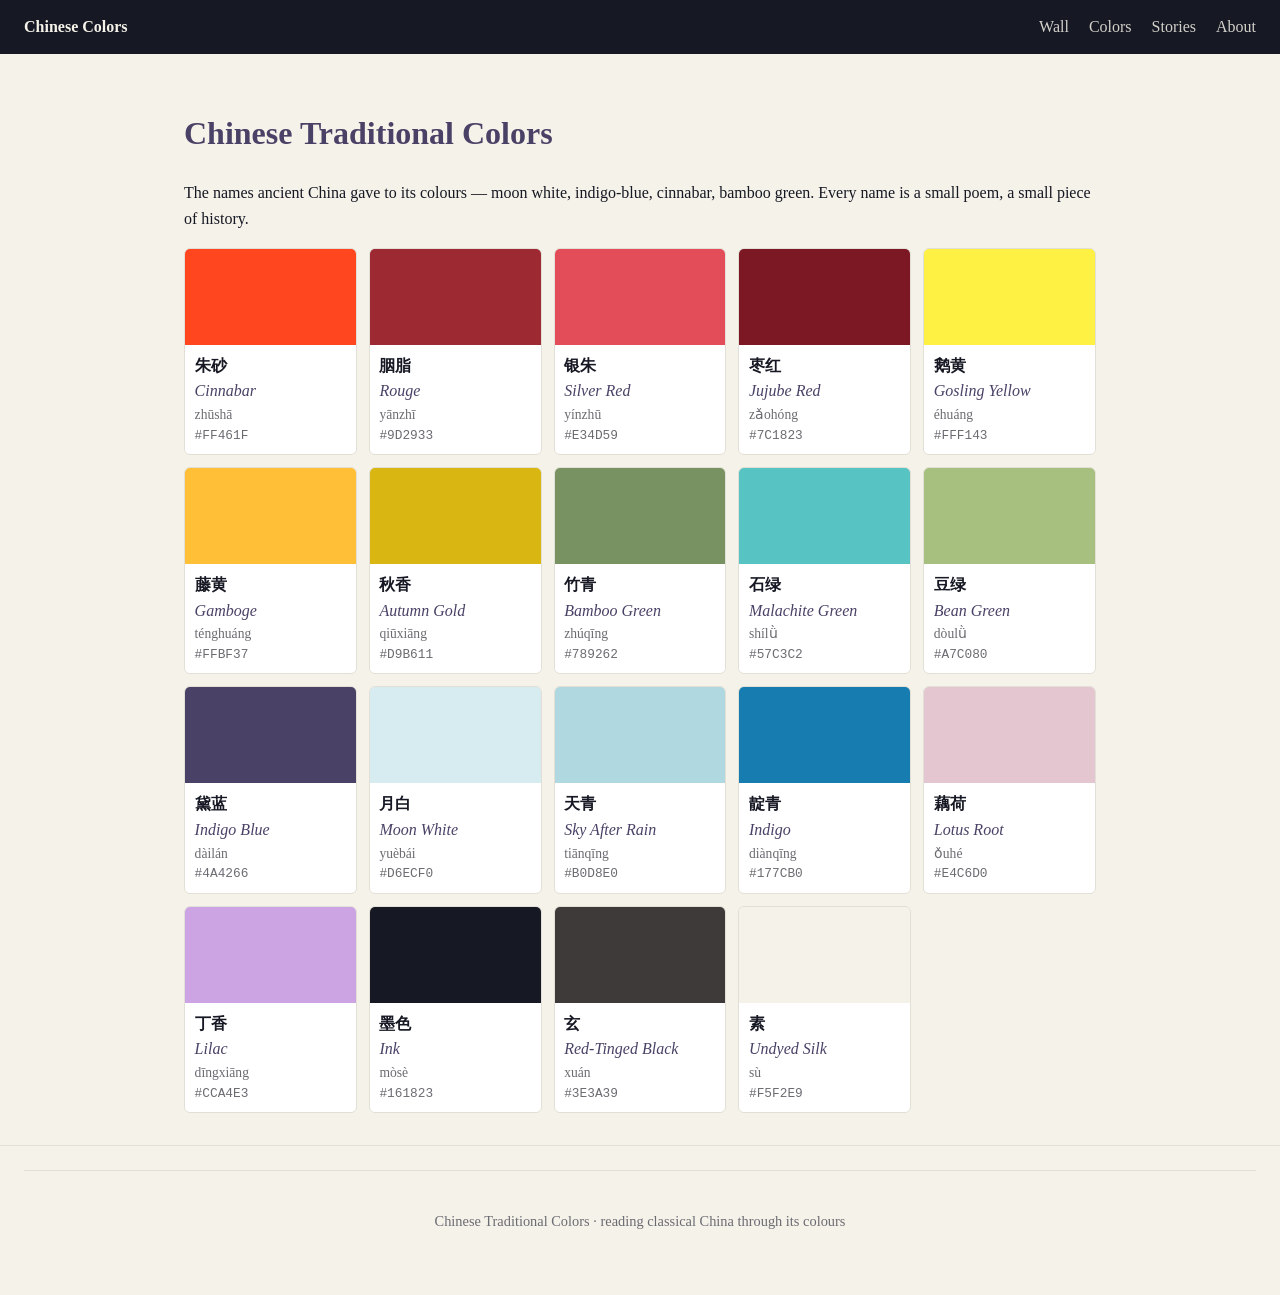
<file: index.html>
<!DOCTYPE html>
<html lang="en">
<head>
  <meta charset="UTF-8">
  <meta name="viewport" content="width=device-width, initial-scale=1.0">
  <title>Chinese Traditional Colors</title>
  <link rel="icon" href="favicon-32.png" sizes="32x32">
  <link rel="manifest" href="manifest.webmanifest">
  <link rel="apple-touch-icon" href="apple-touch-icon.png">
  <meta property="og:title" content="Chinese Traditional Colors">
  <meta property="og:description" content="The named colours of classical China — moon white, indigo-blue, cinnabar — and the story behind each one.">
  <meta property="og:image" content="https://yuyuanma.github.io/chinese-colors/images/og-image.jpg">
  <meta property="og:url" content="https://yuyuanma.github.io/chinese-colors/">
  <meta property="og:type" content="website">
  <meta name="twitter:card" content="summary_large_image">
  <link rel="stylesheet" href="style.css">
</head>
<body>
  <header id="site-header"></header>
  <main>
    <h1>Chinese Traditional Colors</h1>
    <p>The names ancient China gave to its colours — moon white, indigo-blue, cinnabar, bamboo green. Every name is a small poem, a small piece of history.</p>
    <div id="wall" class="wall"></div>
  </main>
  <footer id="site-footer"></footer>
  <script src="colors.js"></script>
  <script src="nav.js"></script>
  <script src="detail.js"></script>
  <script>renderWall(document.getElementById("wall"));</script>
</body>
</html>
</file>
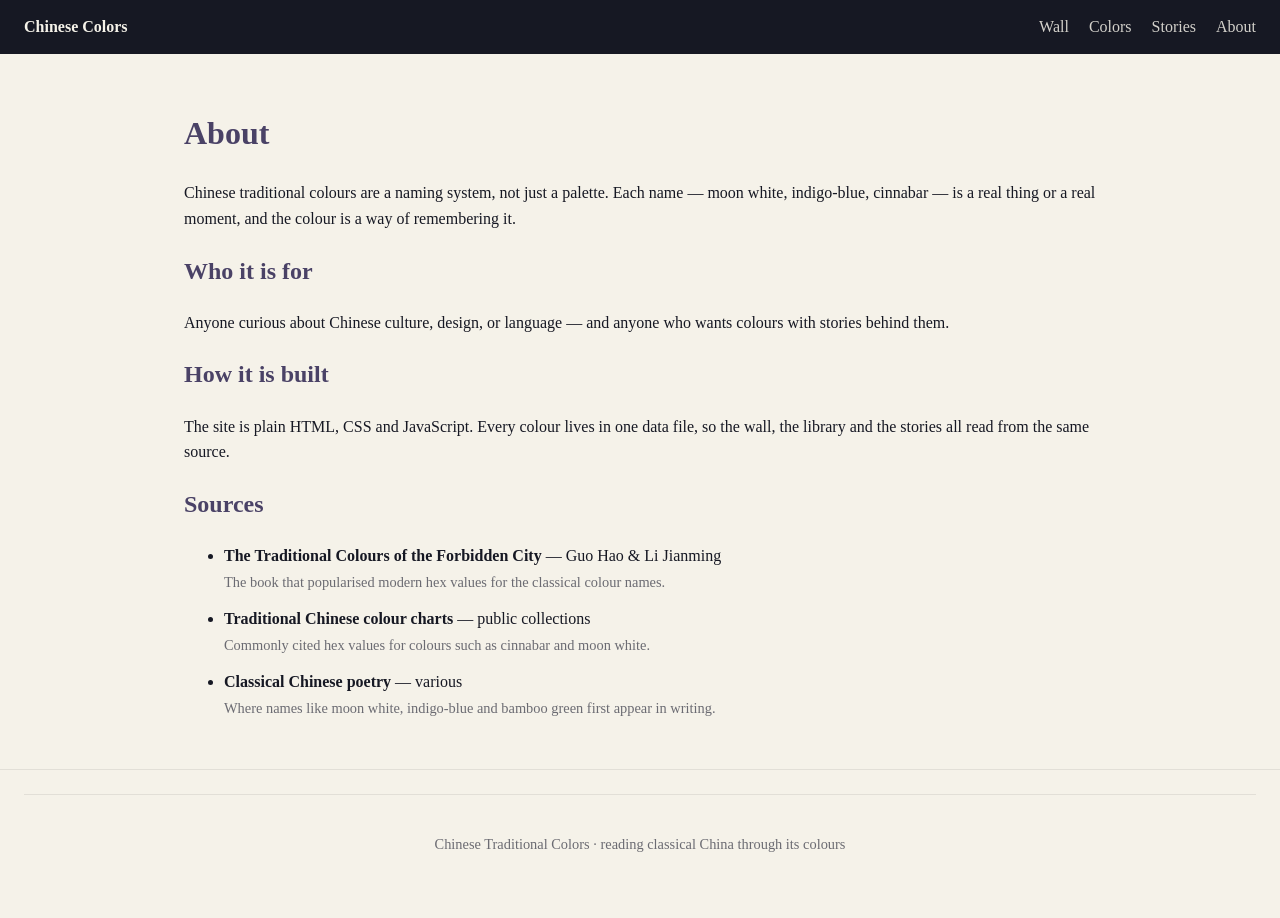
<file: about.html>
<!DOCTYPE html>
<html lang="en">
<head>
  <meta charset="UTF-8">
  <meta name="viewport" content="width=device-width, initial-scale=1.0">
  <title>About · Chinese Traditional Colors</title>
  <link rel="icon" href="favicon-32.png" sizes="32x32">
  <link rel="manifest" href="manifest.webmanifest">
  <link rel="apple-touch-icon" href="apple-touch-icon.png">
  <meta property="og:title" content="About · Chinese Traditional Colors">
  <meta property="og:description" content="What this site is, who it is for, and the sources.">
  <meta property="og:image" content="https://yuyuanma.github.io/chinese-colors/images/og-image.jpg">
  <meta property="og:url" content="https://yuyuanma.github.io/chinese-colors/about.html">
  <meta property="og:type" content="website">
  <meta name="twitter:card" content="summary_large_image">
  <link rel="stylesheet" href="style.css">
</head>
<body>
  <header id="site-header"></header>
  <main>
    <h1>About</h1>
    <p>Chinese traditional colours are a naming system, not just a palette. Each name — moon white, indigo-blue, cinnabar — is a real thing or a real moment, and the colour is a way of remembering it.</p>

    <h2>Who it is for</h2>
    <p>Anyone curious about Chinese culture, design, or language — and anyone who wants colours with stories behind them.</p>

    <h2>How it is built</h2>
    <p>The site is plain HTML, CSS and JavaScript. Every colour lives in one data file, so the wall, the library and the stories all read from the same source.</p>

    <h2>Sources</h2>
    <ul id="sources"></ul>
  </main>
  <footer id="site-footer"></footer>
  <script src="nav.js"></script>
  <script src="about.js"></script>
</body>
</html>
</file>
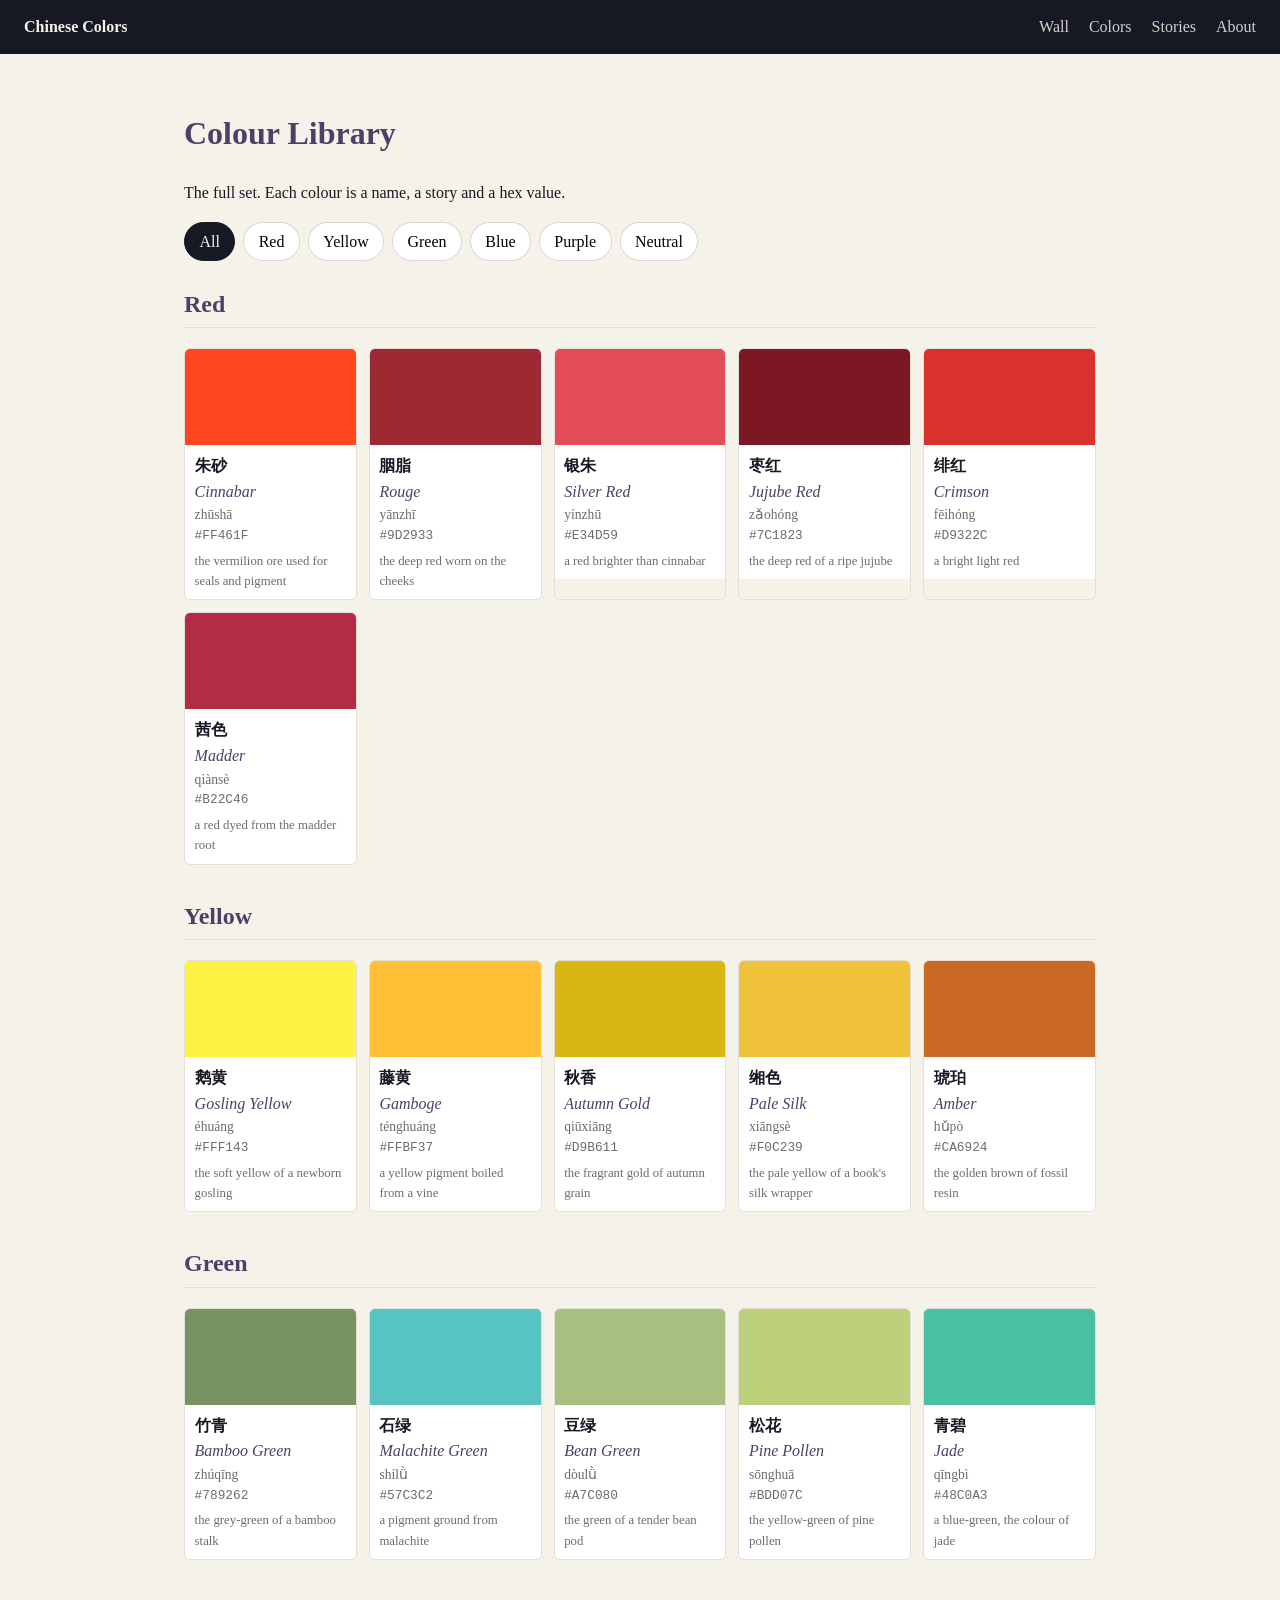
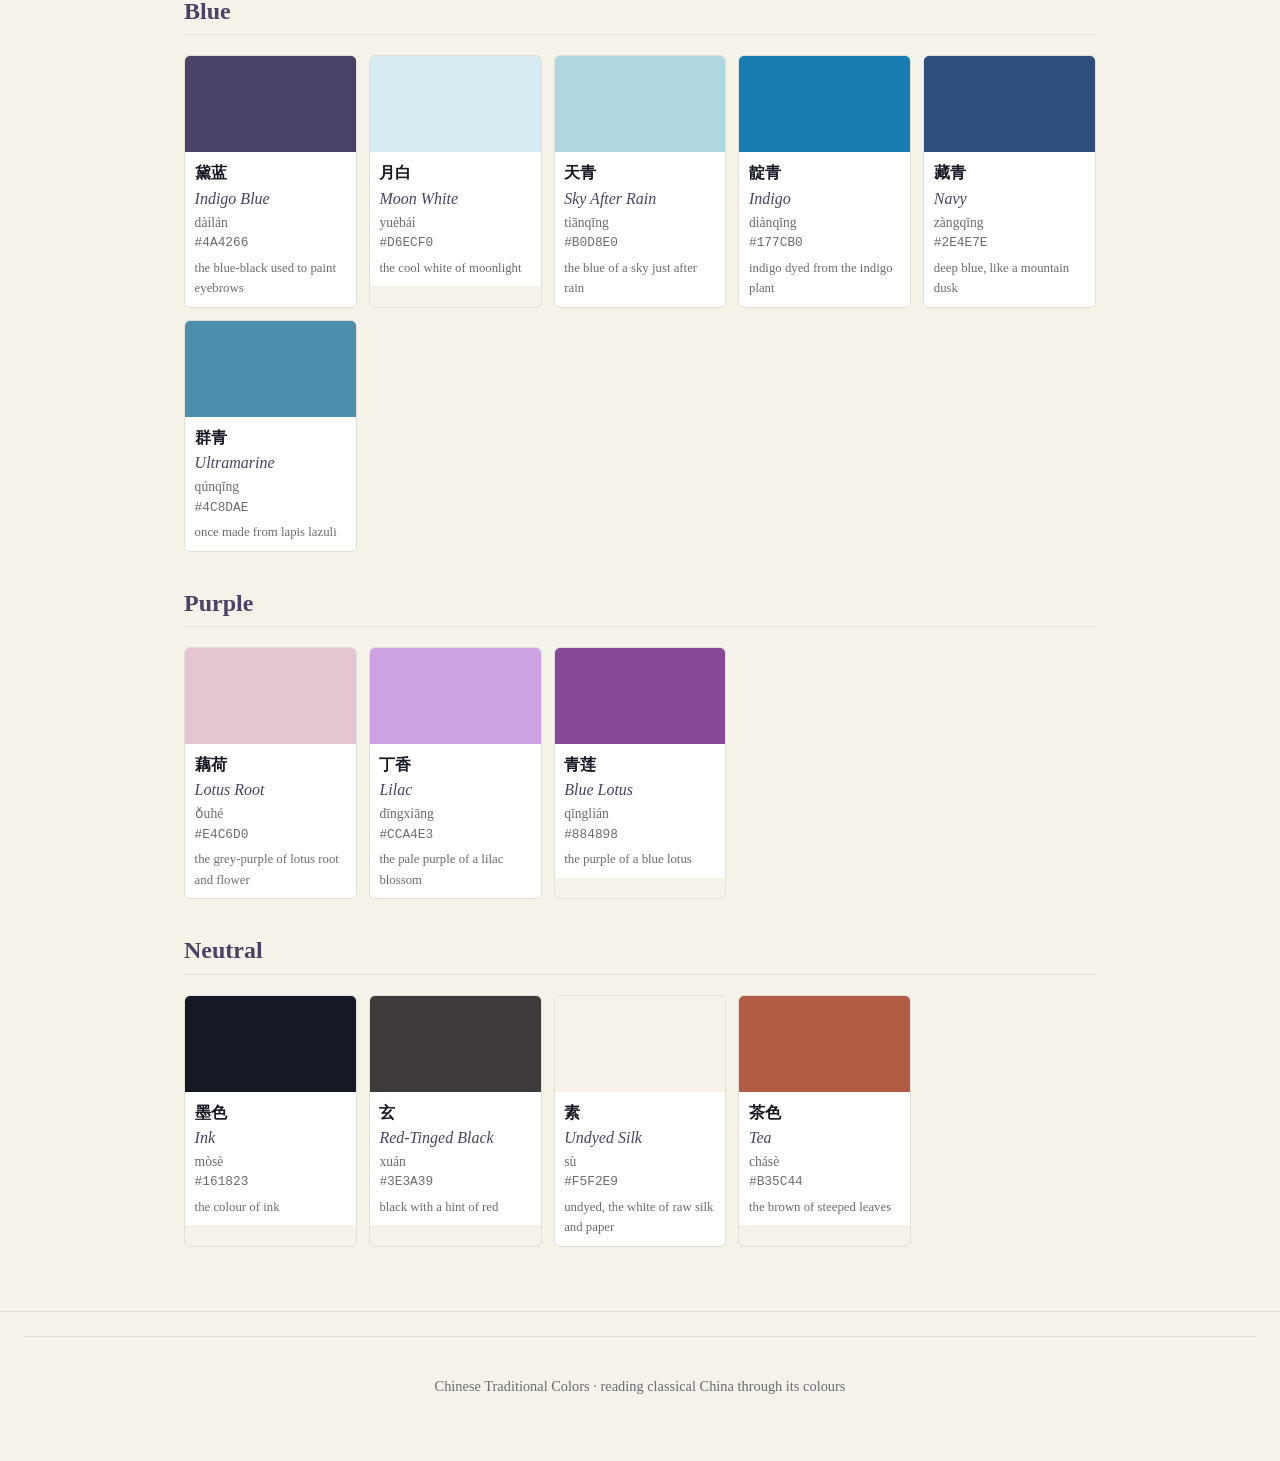
<file: colors.html>
<!DOCTYPE html>
<html lang="en">
<head>
  <meta charset="UTF-8">
  <meta name="viewport" content="width=device-width, initial-scale=1.0">
  <title>Colour Library · Chinese Traditional Colors</title>
  <link rel="icon" href="favicon-32.png" sizes="32x32">
  <link rel="manifest" href="manifest.webmanifest">
  <link rel="apple-touch-icon" href="apple-touch-icon.png">
  <meta property="og:title" content="Colour Library · Chinese Traditional Colors">
  <meta property="og:description" content="The full set of colours, grouped by hue, with a click-to-copy colour wall.">
  <meta property="og:image" content="https://yuyuanma.github.io/chinese-colors/images/og-image.jpg">
  <meta property="og:url" content="https://yuyuanma.github.io/chinese-colors/colors.html">
  <meta property="og:type" content="website">
  <meta name="twitter:card" content="summary_large_image">
  <link rel="stylesheet" href="style.css">
</head>
<body>
  <header id="site-header"></header>
  <main>
    <h1>Colour Library</h1>
    <p>The full set. Each colour is a name, a story and a hex value.</p>
    <div id="library"></div>
  </main>
  <footer id="site-footer"></footer>
  <script src="colors.js"></script>
  <script src="colors-extra.js"></script>
  <script src="filter.js"></script>
  <script src="nav.js"></script>
  <script src="detail.js"></script>
  <script>
    renderLibrary(document.getElementById("library"));
    setupFilter();
  </script>
</body>
</html>
</file>
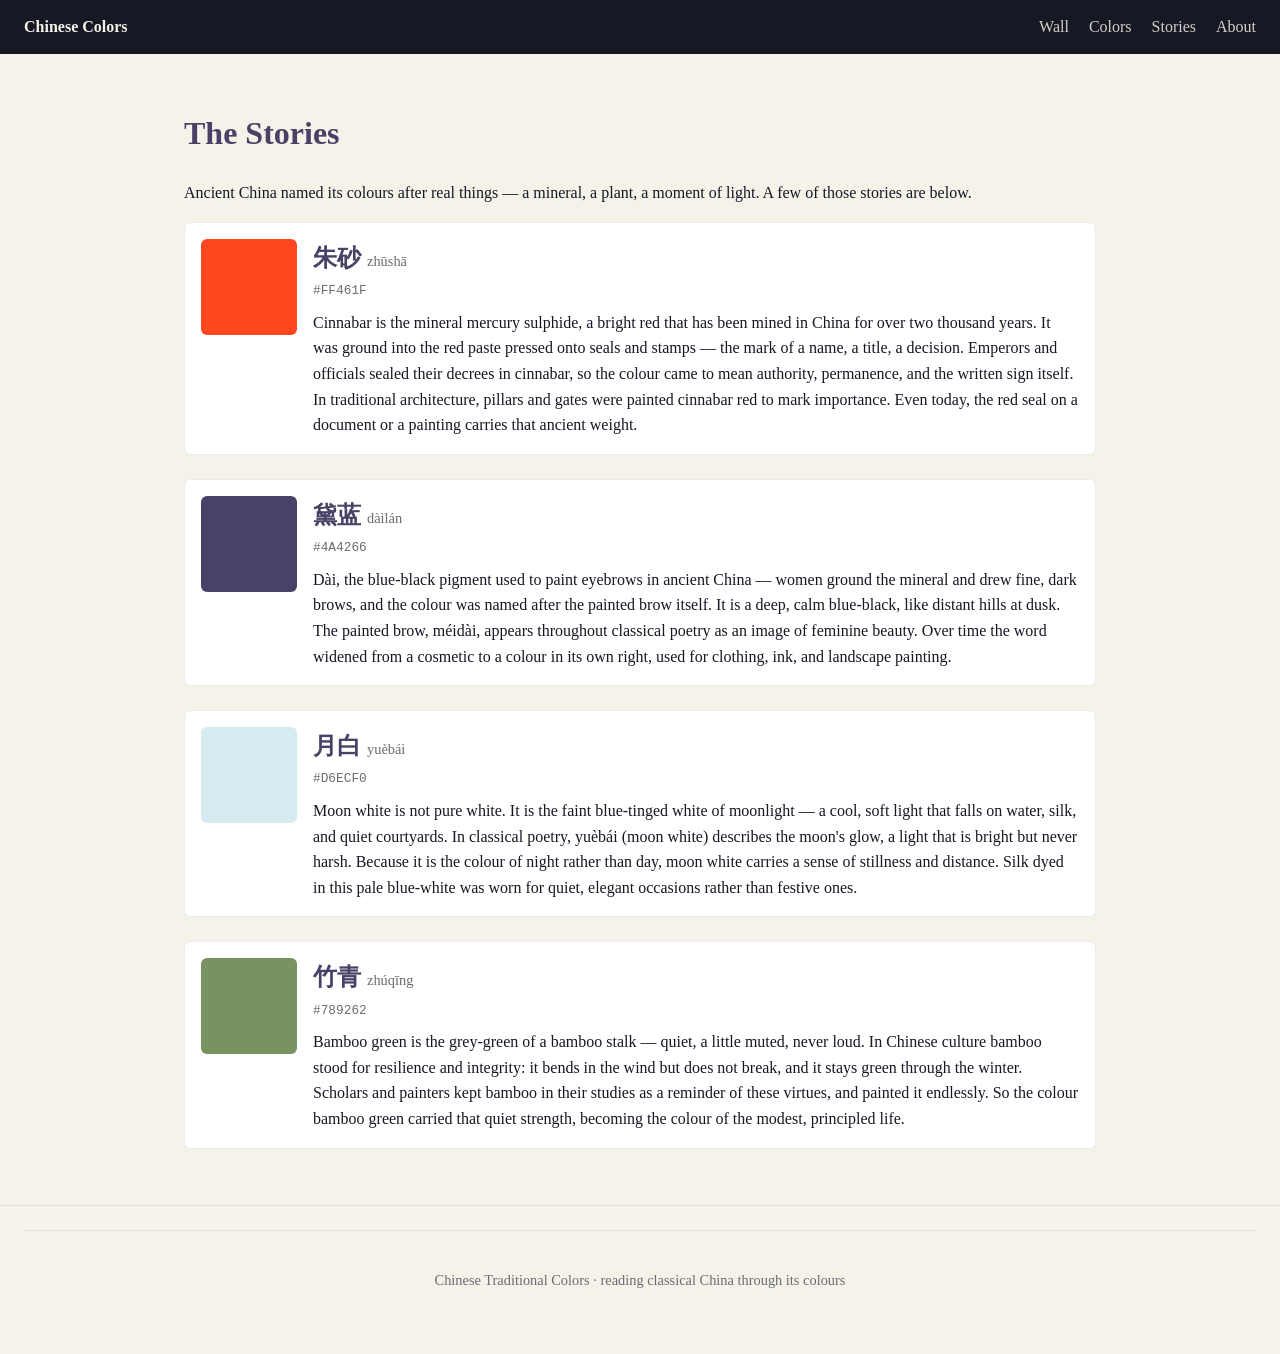
<file: story.html>
<!DOCTYPE html>
<html lang="en">
<head>
  <meta charset="UTF-8">
  <meta name="viewport" content="width=device-width, initial-scale=1.0">
  <title>Stories · Chinese Traditional Colors</title>
  <link rel="icon" href="favicon-32.png" sizes="32x32">
  <link rel="manifest" href="manifest.webmanifest">
  <link rel="apple-touch-icon" href="apple-touch-icon.png">
  <meta property="og:title" content="Stories · Chinese Traditional Colors">
  <meta property="og:description" content="Where the colour names come from — four stories.">
  <meta property="og:image" content="https://yuyuanma.github.io/chinese-colors/images/og-image.jpg">
  <meta property="og:url" content="https://yuyuanma.github.io/chinese-colors/story.html">
  <meta property="og:type" content="website">
  <meta name="twitter:card" content="summary_large_image">
  <link rel="stylesheet" href="style.css">
</head>
<body>
  <header id="site-header"></header>
  <main>
    <h1>The Stories</h1>
    <p>Ancient China named its colours after real things — a mineral, a plant, a moment of light. A few of those stories are below.</p>
    <div id="stories"></div>
  </main>
  <footer id="site-footer"></footer>
  <script src="nav.js"></script>
  <script src="story.js"></script>
  <script>renderStories(document.getElementById("stories"));</script>
</body>
</html>
</file>
<file: style.css>
:root {
  /* 中国传统色 —— palette */
  --c-zhusha: #FF461F;   /* 朱砂 */
  --c-yanzhi: #9D2933;   /* 胭脂 */
  --c-yinzhu: #E34D59;   /* 银朱 */
  --c-zaohong: #7C1823;  /* 枣红 */
  --c-ehuang: #FFF143;   /* 鹅黄 */
  --c-tenghuang: #FFBF37;/* 藤黄 */
  --c-qiuxiang: #D9B611; /* 秋香 */
  --c-zhuqing: #789262;  /* 竹青 */
  --c-shilv: #57C3C2;    /* 石绿 */
  --c-doulv: #A7C080;    /* 豆绿 */
  --c-dailan: #4A4266;   /* 黛蓝 */
  --c-yuebai: #D6ECF0;   /* 月白 */
  --c-tianqing: #B0D8E0; /* 天青 */
  --c-dianqing: #177CB0; /* 靛青 */
  --c-ouhe: #E4C6D0;     /* 藕荷 */
  --c-dingxiang: #CCA4E3;/* 丁香 */
  --c-mose: #161823;     /* 墨色 */
  --c-xuan: #3E3A39;     /* 玄 */
  --c-su: #F5F2E9;       /* 素 / 宣纸 */

  /* 角色 */
  --ink: #161823;
  --paper: #F5F2E9;
  --accent: #FF461F;
  --heading: #4A4266;
  --muted: #6b6b72;
}

* { box-sizing: border-box; }

body {
  margin: 0;
  font-family: Georgia, "Songti SC", "SimSun", serif;
  background: var(--paper);
  color: var(--ink);
  line-height: 1.6;
}

/* 导航 */
nav {
  display: flex;
  align-items: center;
  justify-content: space-between;
  padding: 0.9rem 1.5rem;
  background: var(--ink);
  color: var(--paper);
}
nav .brand {
  font-weight: bold;
  color: var(--paper);
  text-decoration: none;
}
nav .links a {
  color: var(--paper);
  text-decoration: none;
  margin-left: 1rem;
  opacity: 0.85;
}
nav .links a:hover {
  opacity: 1;
  color: var(--c-ehuang);
}

/* 主内容 */
main {
  max-width: 960px;
  margin: 0 auto;
  padding: 2rem 1.5rem;
}

h1, h2, h3 { color: var(--heading); }

/* 色板墙 */
.wall {
  display: grid;
  grid-template-columns: repeat(auto-fill, minmax(160px, 1fr));
  gap: 0.75rem;
}
.hue-group {
  margin-bottom: 2rem;
}
.hue-group h2 {
  border-bottom: 1px solid rgba(0, 0, 0, 0.08);
  padding-bottom: 0.25rem;
}
.swatch {
  border: 1px solid rgba(0, 0, 0, 0.08);
  border-radius: 6px;
  overflow: hidden;
}
.swatch .chip { height: 96px; }
.swatch .meta {
  padding: 0.5rem 0.6rem;
  background: #fff;
}
.swatch .name { font-weight: bold; }
.swatch .english { font-style: italic; color: var(--heading); }
.swatch .pinyin { color: var(--muted); font-size: 0.85rem; }
.swatch .hex {
  font-family: ui-monospace, monospace;
  font-size: 0.8rem;
  color: var(--muted);
}
.swatch .note {
  font-size: 0.8rem;
  color: var(--muted);
  margin-top: 0.25rem;
}
.swatch[data-hex] {
  position: relative;
  cursor: pointer;
}

/* 故事页 */
.story {
  display: flex;
  gap: 1rem;
  margin-bottom: 1.5rem;
  padding: 1rem;
  background: #fff;
  border: 1px solid rgba(0, 0, 0, 0.08);
  border-radius: 6px;
}
.story-swatch {
  width: 96px;
  height: 96px;
  border-radius: 6px;
  flex-shrink: 0;
}
.story-body h2 {
  margin: 0 0 0.25rem;
}
.story .pinyin {
  font-weight: normal;
  font-size: 0.9rem;
  color: var(--muted);
}
.story .hex {
  font-family: ui-monospace, monospace;
  font-size: 0.8rem;
  color: var(--muted);
  margin-bottom: 0.5rem;
}
.story p {
  margin: 0;
}

/* 色系筛选 */
.filter {
  display: flex;
  flex-wrap: wrap;
  gap: 0.5rem;
  margin-bottom: 1.5rem;
}
.filter-btn {
  padding: 0.35em 0.9em;
  font: inherit;
  border: 1px solid rgba(0, 0, 0, 0.15);
  background: #fff;
  border-radius: 99px;
  cursor: pointer;
}
.filter-btn.active {
  background: var(--ink);
  color: var(--paper);
  border-color: var(--ink);
}

/* 关于页 */
#sources li {
  margin-bottom: 0.75rem;
}
#sources .note {
  color: var(--muted);
  font-size: 0.9rem;
}

/* 颜色详情弹窗 */
.modal-backdrop {
  position: fixed;
  top: 0;
  left: 0;
  right: 0;
  bottom: 0;
  background: rgba(0, 0, 0, 0.5);
  display: none;
  align-items: center;
  justify-content: center;
  z-index: 200;
}
.modal-backdrop.open {
  display: flex;
}
.modal {
  background: #fff;
  border-radius: 10px;
  padding: 1.5rem;
  max-width: 360px;
  width: 90%;
  position: relative;
  box-shadow: 0 20px 60px rgba(0, 0, 0, 0.3);
}
.modal-close {
  position: absolute;
  top: 0.5rem;
  right: 0.75rem;
  font-size: 1.5rem;
  background: none;
  border: none;
  cursor: pointer;
}
.modal-swatch {
  height: 120px;
  border-radius: 8px;
  margin-bottom: 1rem;
}
.modal-english {
  font-style: italic;
  color: var(--heading);
}
.modal-note {
  font-style: italic;
  color: var(--muted);
}
.modal-symbolism {
  margin: 0.5rem 0 0;
}
.modal-pinyin,
.modal-hex,
.modal-rgb {
  color: var(--muted);
  font-size: 0.9rem;
}
.modal-copy {
  margin-top: 1rem;
  padding: 0.5em 1.2em;
  font: inherit;
  background: var(--ink);
  color: var(--paper);
  border: none;
  border-radius: 99px;
  cursor: pointer;
}

/* 页脚 */
footer {
  text-align: center;
  padding: 1.5rem;
  color: var(--muted);
  font-size: 0.9rem;
  border-top: 1px solid rgba(0, 0, 0, 0.08);
}
</file>
